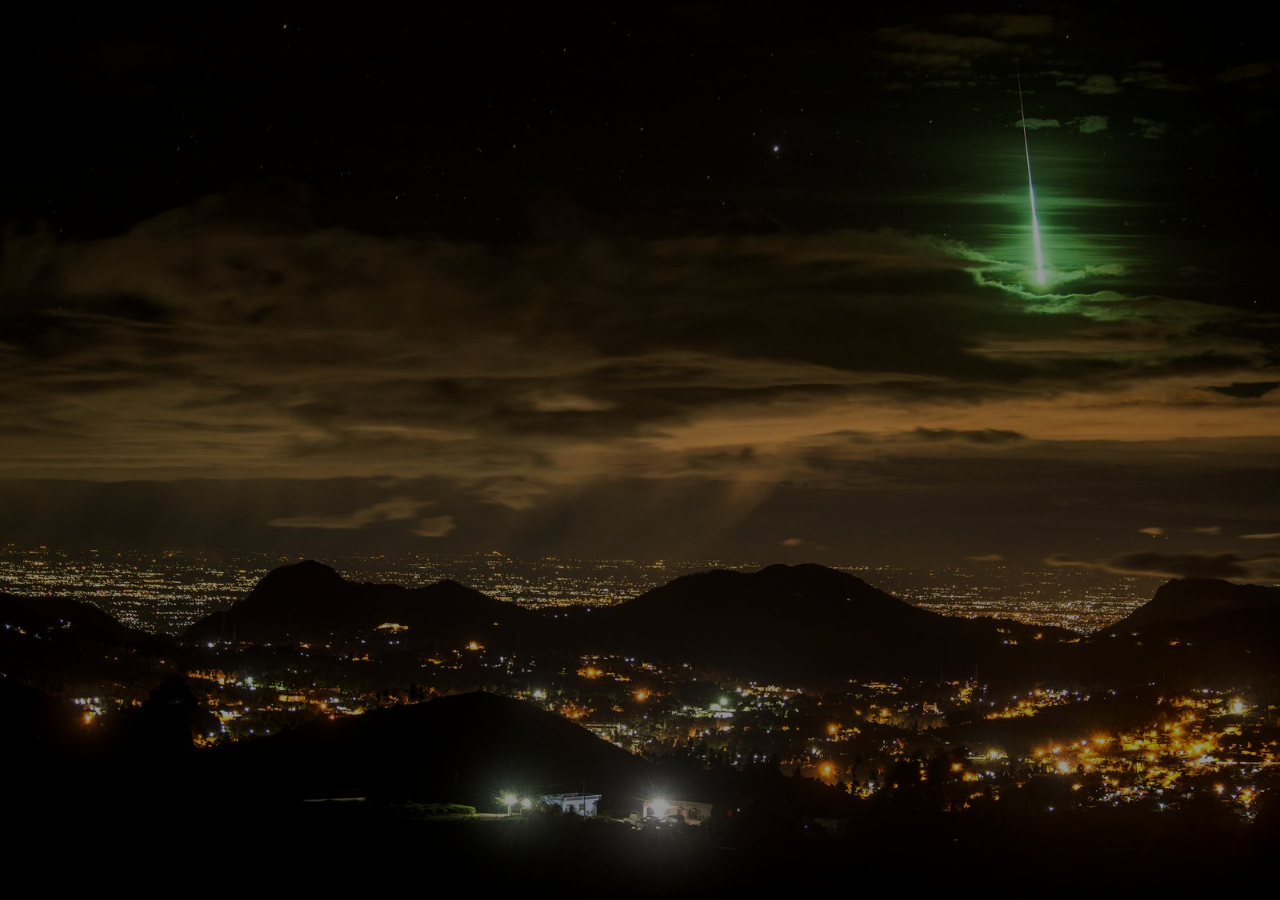
<file: animationTest.html>
<!DOCTYPE html>
<html>
	<head>
		<title> Nikhil </title>
		<meta name="Viewport" content="width=device-width initial-scale=1.0">
		<link href = "css/bootstrap.min.css" rel="stylesheet">
		<link href="css/custom.css" rel="stylesheet">
		<link href="css/animations.css" rel="stylesheet">
		<script src="http://ajax.googleapis.com/ajax/libs/jquery/1.11.2/jquery.min.js"></script>
		<script src="js/bootstrap.js"></script>
		<link href='https://fonts.googleapis.com/css?family=Kaushan+Script' rel='stylesheet' type='text/css'>
		<link href='https://fonts.googleapis.com/css?family=Merienda' rel='stylesheet' type='text/css'>
		<script src="js/typed.js"></script>
	</head>
	<style>
		#parent {
			height: 100vh;
			width: 100vw;
		}

		p {
			position: absolute;
			top: 50%;
			left: 50%;
			transform: translate(-50%, -50%);
		}
	</style>
	<body>
		<!--<div id="parent" class="animatedParent">
			<p>
				NIKHIL NAIR
			</p>
		</div>-->

		<style>
	    	div.background {
	    		height: 100vh;
	    		width: 100vw;
	    	}

			div.transbox {
				z-index: 1;
			    background-color: #000000;
			    position: absolute;
			    display: inline;
			    height: 100vh;
			    width: 100vw;
			    opacity: .4;
			}
	    </style>
	    <div class="background">
		  <div class="transbox"></div>
		  <img src="images/background_1.png" style="width: 100vw; height: 100vh; z-index: 10" />
		</div>

		<script>
		  	//var v = document.getElementById("text");

		</script>
	
	</body>
</html>
</file>
<file: css/custom.css>
body{
	/*height: 100%;*/
    position: relative; /* required */
}

.ytp-watermark.yt-uix-sessionlink {
    display:none;
}

.navbar {
	margin-bottom: 0;
}

.navbar-inverse {
	background: transparent;
    border: none;
    transition: all 0.25s ease;
}

.navbar.transparent.navbar-inverse .navbar-inner {
	/*height: 70px;*/
    height: auto;
}

.nav > li > a {
  border-bottom: 3px solid transparent;
}

/*
.nav > li > a:focus, .nav > li > a:hover, .nav.navbar-nav > li > a:hover,
.navbar-inverse .navbar-nav > .active > a,
.navbar-inverse .navbar-nav > .active > a:focus, .navbar-inverse .navbar-nav > .active > a:hover {
	border-bottom: 3px solid black;
	background: transparent;
    color: white;
}
*/
.nav.navbar-nav li a {
	font-family: 'Merienda', cursive;
	font-size: 2em;
}

.navbar-below-main {
	background: white;
}

.overlay { 
	display: inline-block;
	color:#fff;
	position:absolute;
	z-index:12;
	left:0;
	width:100%;
	text-align:center;
    top: 40%;
    animation-name: overlay-animation;
    animation-duration: 3s;
    animation-delay: 1s;
    animation-iteration-count: 1;
    animation-direction: normal;
    animation-fill-mode: forwards;
}

@keyframes overlay-animation {
    0% {top:40%;}
    80% {top:30%;}
    100% {top:30.5%;}
}
.overlay > h1 {
	/*display: inline-block;*/
	font-size: 8em;
    font-weight: 700;
	font-family: 'Kaushan Script', cursive;
	margin-right: 10px;
	white-space: nowrap;
  	overflow: hidden;
  	animation: type 4s steps(11, end);
}
/*
#animatedParent {
    margin-right: -100%;
    animation-name: navbar-animation;
    animation-duration: 2s;
    animation-delay: 5s;
    animation-iteration-count: 1;
    animation-direction: normal;
    animation-fill-mode: forwards;
}*/

@keyframes navbar-animation {
    0%{ margin-right: -100%;}
    100%{ margin-right: 0%;}
}

/* IMAGE ICONS FOR SOCIAL MEDIA (LINKEDIN/GITHUB) ARE HIDDEN ON LOAD */
.icons > a {
    padding: 5px;
}
.icons > a > img {
    display: none;
}

#socialMedia > a > img:hover {
    transform: scale(1.10);
}

/* TO THE TOP BUTTON */
#toTop{
	position: fixed;
	bottom: 10px;
	right: 10px;
	cursor: pointer;
	display: none;
}

/* MY IMAGE */
.circle-image{
    width:200px;
    height:200px;
    border-radius:50%;
    display:block;
    background-position-y:25% 
}

/* VIEW PDF */
    .iframe-container {    
    padding-bottom: 60%;
    padding-top: 30px; height: 0; overflow: hidden;
}
 
.iframe-container iframe,
.iframe-container object,
.iframe-container embed{
    position: absolute;
    top: 0;
    left: 0;
    width: 100%;
    height: 100%;
}

.modal.in .modal-dialog {
  transform: none; /*translate(0px, 0px);*/
}

#btnContactUs {
	width: 5em;
}

#btnContactUs:hover span {
	display: none;
}

#btnContactUs:hover:before {
	content: "Say Hi!";
}


/* PROJECTS */
.portfolio-box {
    display: block;
    position: relative;
    margin: 0 auto;
    max-width: 650px;
}

.portfolio-box .portfolio-box-caption {
    display: block;
    position: absolute;
    bottom: 0;
    width: 100%;
    height: 100%;
    text-align: center;
    color: #fff;
    opacity: 0;
    background: rgba(240,95,64,.9);
    -webkit-transition: all .35s;
    -moz-transition: all .35s;
    transition: all .35s;
}

.portfolio-box .portfolio-box-caption .portfolio-box-caption-content {
    position: absolute;
    top: 50%;
    width: 100%;
    text-align: center;
    transform: translateY(-50%);
}

.portfolio-box .portfolio-box-caption .portfolio-box-caption-content .project-category,
.portfolio-box .portfolio-box-caption .portfolio-box-caption-content .project-name {
    padding: 0 15px;
    font-family: 'Open Sans','Helvetica Neue',Arial,sans-serif;
}

.portfolio-box .portfolio-box-caption .portfolio-box-caption-content .project-category {
    text-transform: uppercase;
    font-size: 14px;
    font-weight: 600;
}

.portfolio-box .portfolio-box-caption .portfolio-box-caption-content .project-name {
    font-size: 18px;
}

.portfolio-box:hover .portfolio-box-caption {
    opacity: 1;
}

@media(min-width:768px) {
    .portfolio-box .portfolio-box-caption .portfolio-box-caption-content .project-category {
        font-size: 16px;
    }

    .portfolio-box .portfolio-box-caption .portfolio-box-caption-content .project-name {
        font-size: 22px;
    }
}

.carousel-control {
	opacity: .3;
	width: 10%;
}

.row {
	margin-left: 0;
	margin-right: 0;
}

/* BOOTSTRAP ADDS A SHADE OF BLACK FOR THE MODAL UPON HOVERING. NOPE */
.carousel-control.right {
    right: 0;
    left: auto;
    background-image: none;
}

.carousel-control.left {
    background-image: none
}


/* 
THE BELOW THREE CLASSES HAVE BEEN ADDED BECAUSE CLICKING ON THE PROJECT ICON 
LEADS TO A MODAL BEING OPEN. FOR INCREASED "RESPONSIVENESS," BOOTSTRAP ADDED
CLASSES THAT SHIFT THE NAVBAR AND THE CONTENT ON THE PAGE. THIS IS TO OFFSET 
THAT CHANGE.
REFERENCE:https://stackoverflow.com/questions/19960162/bootstrap-3-modal-fires-and-causes-page-to-shift-to-the-left-momentarily-brows;
*/
.modal-open[style] {
    padding-right: 0px !important;
}

/*.modal {
 overflow-y: auto;
}

.modal-open {
 overflow: auto;
}*/



/*.carousel.slide > .carousel-inner {
    border-radius: 2em;
}*/

/* SCALE FOR SMALLER SCREENS */
@media screen and (max-width: 800px) {
    .overlay > h1 {
        /*display: inline-block;*/
        font-size: 6em;
        font-weight: 700;
        font-family: 'Kaushan Script', cursive;
        margin-right: 10px;
        white-space: nowrap;
        overflow: hidden;
        animation: type 4s steps(11, end);
    }

    .modal {
        overflow-y: auto;
    }

    .modal-open {
        overflow: auto;
    }
}
</file>
<file: css/animations.css>
/*animations*/

/******************
* Bounce in right *
*******************/


.animated { 
    -webkit-animation-duration: 1s; 
    animation-duration: 1s; 
    -webkit-animation-fill-mode: both; 
    animation-fill-mode: both; 
} 
.slow{
     -webkit-animation-duration: 1.5s; 
    animation-duration: 1.5s; 
    -webkit-animation-fill-mode: both; 
    animation-fill-mode: both; 
}
.slower{
     -webkit-animation-duration: 2s; 
    animation-duration: 2s; 
    -webkit-animation-fill-mode: both; 
    animation-fill-mode: both; 
}
.slowest{
     -webkit-animation-duration: 3s; 
    animation-duration: 3s; 
    -webkit-animation-fill-mode: both; 
    animation-fill-mode: both; 
}

/* Added by Andy Meetan */
.delay-250 {
    -webkit-animation-delay:0.25s;
    -moz-animation-delay:0.25s;
    -o-animation-delay:0.25s;
    animation-delay:0.25s;
}
.delay-500 {
    -webkit-animation-delay:0.5s;
    -moz-animation-delay:0.5s;
    -o-animation-delay:0.5s;
    animation-delay:0.5s;
}
.delay-750 {
    -webkit-animation-delay:0.75s;
    -moz-animation-delay:0.75s;
    -o-animation-delay:0.75s;
    animation-delay:0.75s;
}
.delay-1000 {
    -webkit-animation-delay:1.0s;
    -moz-animation-delay:1.0s;
    -o-animation-delay:1.0s;
    animation-delay:1.0s;
}
.delay-1250 {
    -webkit-animation-delay:1.25s;
    -moz-animation-delay:1.25s;
    -o-animation-delay:1.25s;
    animation-delay:1.25s;
}
.delay-1500 {
    -webkit-animation-delay:1.5s;
    -moz-animation-delay:1.5s;
    -o-animation-delay:1.5s;
    animation-delay:1.5s;
}
.delay-1750 {
    -webkit-animation-delay:1.75s;
    -moz-animation-delay:1.75s;
    -o-animation-delay:1.75s;
    animation-delay:1.75s;
}
.delay-2000 {
    -webkit-animation-delay:2.0s;
    -moz-animation-delay:2.0s;
    -o-animation-delay:2.0s;
    animation-delay:2.0s;
}
.delay-2500 {
    -webkit-animation-delay:2.5s;
    -moz-animation-delay:2.5s;
    -o-animation-delay:2.5s;
    animation-delay:2.5s;
}
.delay-2000 {
    -webkit-animation-delay:2.0s;
    -moz-animation-delay:2.0s;
    -o-animation-delay:2.0s;
    animation-delay:2.0s;
}
.delay-2500 {
    -webkit-animation-delay:2.5s;
    -moz-animation-delay:2.5s;
    -o-animation-delay:2.5s;
    animation-delay:2.5s;
}
.delay-3000 {
    -webkit-animation-delay:3.0s;
    -moz-animation-delay:3.0s;
    -o-animation-delay:3.0s;
    animation-delay:3.0s;
}
.delay-3500 {
    -webkit-animation-delay:3.5s;
    -moz-animation-delay:3.5s;
    -o-animation-delay:3.5s;
    animation-delay:3.5s;
}

.bounceInRight, .bounceInLeft, .bounceInUp, .bounceInDown{
    opacity:0;
    -webkit-transform: translateX(400px); 
    transform: translateX(400px); 
}
.fadeInRight, .fadeInLeft, .fadeInUp, .fadeInDown{
    opacity:0;
    -webkit-transform: translateX(400px); 
    transform: translateX(400px); 
}

.flipInX, .flipInY, .rotateIn, .rotateInUpLeft, .rotateInUpRight, .rotateInDownLeft, .rotateDownUpRight, .rollIn{
    opacity:0;
}

.lightSpeedInRight, .lightSpeedInLeft{
    opacity:0;
    -webkit-transform: translateX(400px); 
    transform: translateX(400px); 
}

/***********
* bounceIn *
************/
@-webkit-keyframes bounceIn { 
    0% { 
        opacity: 0; 
        -webkit-transform: scale(.3); 
    } 

    50% { 
        opacity: 1; 
        -webkit-transform: scale(1.05); 
    } 

    70% { 
        -webkit-transform: scale(.9); 
    } 

    100% { 
         -webkit-transform: scale(1); 
    } 
} 

@keyframes bounceIn { 
    0% { 
        opacity: 0; 
        transform: scale(.3); 
    } 

    50% { 
        opacity: 1; 
        transform: scale(1.05); 
    } 

    70% { 
        transform: scale(.9); 
    } 

    100% { 
        transform: scale(1); 
    } 
} 

.bounceIn.go { 
    -webkit-animation-name: bounceIn; 
    animation-name: bounceIn; 
}

/****************
* bounceInRight *
****************/

@-webkit-keyframes bounceInRight { 
    0% { 
        opacity: 0; 
        
        -webkit-transform: translateX(400px); 
    } 
    60% { 
        
        -webkit-transform: translateX(-30px); 
    } 
    80% { 
        -webkit-transform: translateX(10px); 
    } 
    100% {
    opacity: 1;
     
        -webkit-transform: translateX(0); 
    } 
} 

@keyframes bounceInRight { 
    0% { 
        opacity: 0; 
        
        transform: translateX(400px); 
    } 
    60% { 
        
        transform: translateX(-30px); 
    } 
    80% { 
        transform: translateX(10px); 
    } 
    100% {
    opacity: 1;
     
        transform: translateX(0); 
    } 
} 


.bounceInRight.go { 
    -webkit-animation-name: bounceInRight; 
    animation-name: bounceInRight; 
}

/******************
* Bounce in left *
*******************/

@-webkit-keyframes bounceInLeft { 
    0% { 
        opacity: 0; 
        
        -webkit-transform: translateX(-400px); 
    } 
    60% { 
       
        -webkit-transform: translateX(30px); 
    } 
    80% { 
        -webkit-transform: translateX(-10px); 
    } 
    100% {
        opacity: 1;
         
        -webkit-transform: translateX(0); 
    } 
} 

@keyframes bounceInLeft { 
    0% { 
        opacity: 0; 
        
        transform: translateX(-400px); 
    } 
    60% { 
       
        transform: translateX(30px); 
    } 
    80% { 
        transform: translateX(-10px); 
    } 
    100% {
        opacity: 1;
         
        transform: translateX(0); 
    } 
} 

.bounceInLeft.go { 
    -webkit-animation-name: bounceInLeft; 
    animation-name: bounceInLeft; 
}

/******************
* Bounce in up *
*******************/

@-webkit-keyframes bounceInUp { 
    0% { 
        opacity: 0; 
        
        -webkit-transform: translateY(400px); 
    } 
    60% { 
       
        -webkit-transform: translateY(-30px); 
    } 
    80% { 
        -webkit-transform: translateY(10px); 
    } 
    100% {
        opacity: 1;
         
        -webkit-transform: translateY(0); 
    } 
} 

@keyframes bounceInUp { 
    0% { 
        opacity: 0; 
        
        transform: translateY(400px); 
    } 
    60% { 
       
        transform: translateY(-30px); 
    } 
    80% { 
        transform: translateY(10px); 
    } 
    100% {
        opacity: 1;
         
        transform: translateY(0); 
    } 
} 

.bounceInUp.go { 
    -webkit-animation-name: bounceInUp; 
    animation-name: bounceInUp; 
}


/******************
* Bounce in down *
*******************/

@-webkit-keyframes bounceInDown { 
    0% { 
        opacity: 0; 
        
        -webkit-transform: translateY(-400px); 
    } 
    60% { 
       
        -webkit-transform: translateY(30px); 
    } 
    80% { 
        -webkit-transform: translateY(-10px); 
    } 
    100% {
        opacity: 1;
         
        -webkit-transform: translateY(0); 
    } 
} 

@keyframes bounceInDown { 
    0% { 
        opacity: 0; 
        
        transform: translateY(-400px); 
    } 
    60% { 
       
        transform: translateY(30px); 
    } 
    80% { 
        transform: translateY(-10px); 
    } 
    100% {
        opacity: 1;
         
        transform: translateY(0); 
    } 
} 

.bounceInDown.go { 
    -webkit-animation-name: bounceInDown; 
    animation-name: bounceInDown; 
}


/**********
* Fade In *
**********/ 
@-webkit-keyframes fadeIn { 
    0% {opacity: 0;} 
    100% {opacity: 1;
        display:block;} 
} 
@keyframes fadeIn { 
    0% {opacity: 0;} 
    100% {opacity: 1;
        display:block;} 
}
.fadeIn{
    opacity:0;
}
.fadeIn.go { 
    -webkit-animation-name: fadeIn; 
    animation-name: fadeIn; 
}

/**********
* Grow in *
***********/

@-webkit-keyframes growIn { 
    0% { 
        -webkit-transform: scale(0.2); 
        opacity:0;
    } 
    50% { 
        -webkit-transform: scale(1.2); 
        
    } 
    100% { 
        -webkit-transform: scale(1); 
        opacity:1;
    } 
} 
@keyframes growIn { 
    0% { 
        transform: scale(0.2); 
        opacity:0;
    } 
    50% { 
        transform: scale(1.2); 
        
    } 
    100% { 
        transform: scale(1); 
        opacity:1;
    } 
} 
.growIn { 

    -webkit-transform: scale(0.2);
    transform: scale(0.2);
    opacity:0;
}
.growIn.go{
    -webkit-animation-name: growIn; 
    animation-name: growIn; 
}

/********
* Shake *
********/
@-webkit-keyframes shake { 
    0%, 100% {-webkit-transform: translateX(0);} 
    10%, 30%, 50%, 70%, 90% {-webkit-transform: translateX(-10px);} 
    20%, 40%, 60%, 80% {-webkit-transform: translateX(10px);} 
} 
@keyframes shake { 
    0%, 100% {transform: translateX(0);} 
    10%, 30%, 50%, 70%, 90% {transform: translateX(-10px);} 
    20%, 40%, 60%, 80% {transform: translateX(10px);} 
} 
.shake.go { 
    -webkit-animation-name: shake; 
    animation-name: shake; 
}

/********
* ShakeUp *
********/
@-webkit-keyframes shakeUp { 
    0%, 100% {-webkit-transform: translateX(0);} 
    10%, 30%, 50%, 70%, 90% {-webkit-transform: translateY(-10px);} 
    20%, 40%, 60%, 80% {-webkit-transform: translateY(10px);} 
} 
@keyframes shakeUp { 
    0%, 100% {transform: translateY(0);} 
    10%, 30%, 50%, 70%, 90% {transform: translateY(-10px);} 
    20%, 40%, 60%, 80% {transform: translateY(10px);} 
} 
.shakeUp.go { 
    -webkit-animation-name: shakeUp; 
    animation-name: shakeUp; 
}

/*************
* FadeInLeft *
*************/

@-webkit-keyframes fadeInLeft { 
    0% { 
        opacity: 0; 
        -webkit-transform: translateX(-400px); 
    } 
    50%{
       opacity: 0.3; 
    }
    100% { 
        opacity: 1; 
        -webkit-transform: translateX(0); 
    } 
} 
@keyframes fadeInLeft { 
    0% { 
        opacity: 0; 
        transform: translateX(-400px); 
    } 
    50%{
       opacity: 0.3; 
    }
    100% { 
        opacity: 1; 
        transform: translateX(0); 
    } 
} 
.fadeInLeft{ 
    opacity: 0; 
    -webkit-transform: translateX(-400px); 
    transform: translateX(-400px);
}
.fadeInLeft.go { 
    -webkit-animation-name: fadeInLeft; 
    animation-name: fadeInLeft; 
}


/*************
* FadeInRight *
*************/

@-webkit-keyframes fadeInRight { 
    0% { 
        opacity: 0; 
        -webkit-transform: translateX(400px); 
    } 
    50%{
       opacity: 0.3; 
    }
    100% { 
        opacity: 1; 
        -webkit-transform: translateX(0); 
    } 
} 
@keyframes fadeInRight { 
    0% { 
        opacity: 0; 
        transform: translateX(400px); 
    } 
    50%{
       opacity: 0.3; 
    }
    100% { 
        opacity: 1; 
        transform: translateX(0); 
    } 
} 
.fadeInRight{ 
    opacity: 0; 
    -webkit-transform: translateX(400px); 
    transform: translateX(400px);
}
.fadeInRight.go { 
    -webkit-animation-name: fadeInRight; 
    animation-name: fadeInRight; 
}

/*************
* FadeOut   *
*************/

@keyframes fadeOutRight { 
    0% { 
        opacity: 1; 
        transform: translateX(0); 
    } 
    50%{
       opacity: 0.3; 
    }
    100% { 
        opacity: 0; 
        transform: translateX(400px); 
    } 
} 
.fadeOutRight{ 
    opacity: 1; 
    -webkit-transform: translateX(0); 
    transform: translateX(0);
}
.fadeOutRight.go { 
    -webkit-animation-name: fadeOutRight; 
    animation-name: fadeOutRight; 
}

/*************
* FadeInUp *
*************/

@-webkit-keyframes fadeInUp { 
    0% { 
        opacity: 0; 
        -webkit-transform: translateY(400px); 
    } 
    50%{
       opacity: 0.3; 
    }
    100% { 
        opacity: 1; 
        -webkit-transform: translateY(0); 
    } 
} 
@keyframes fadeInUp { 
    0% { 
        opacity: 0; 
        transform: translateY(400px); 
    } 
    50%{
       opacity: 0.3; 
    }
    100% { 
        opacity: 1; 
        transform: translateY(0); 
    } 
} 
.fadeInUp{ 
    opacity: 0; 
    -webkit-transform: translateY(400px); 
    transform: translateY(400px);
}
.fadeInUp.go { 
    -webkit-animation-name: fadeInUp; 
    animation-name: fadeInUp; 
}

/*************
* FadeInDown *
*************/

@-webkit-keyframes fadeInDown { 
    0% { 
        opacity: 0; 
        -webkit-transform: translateY(-400px); 
    } 
    50%{
       opacity: 0.3; 
    }
    100% { 
        opacity: 1; 
        -webkit-transform: translateY(0); 
    } 
} 
@keyframes fadeInDown { 
    0% { 
        opacity: 0; 
        transform: translateY(-400px); 
    } 
    50%{
       opacity: 0.3; 
    }
    100% { 
        opacity: 1; 
        transform: translateY(0); 
    } 
} 
.fadeInDown{ 
    opacity: 0; 
    -webkit-transform: translateY(-400px); 
    transform: translateY(-400px);
}
.fadeInDown.go { 
    -webkit-animation-name: fadeInDown; 
    animation-name: fadeInDown; 
}

/*****************
* rotateIn *
*****************/
@-webkit-keyframes rotateIn { 
    0% { 
        -webkit-transform-origin: center center; 
        -webkit-transform: rotate(-200deg); 
        opacity: 0; 
    } 
    100% { 
        -webkit-transform-origin: center center; 
        -webkit-transform: rotate(0); 
        opacity: 1; 
    } 
} 
@keyframes rotateIn { 
    0% { 
        transform-origin: center center; 
        transform: rotate(-200deg); 
        opacity: 0; 
    } 
    100% { 
        transform-origin: center center; 
        transform: rotate(0); 
        opacity: 1; 
    } 
} 
.rotateIn.go { 
    -webkit-animation-name: rotateIn; 
    animation-name: rotateIn; 
}

/*****************
* rotateInUpLeft *
*****************/

@-webkit-keyframes rotateInUpLeft { 
    0% { 
        -webkit-transform-origin: left bottom; 
        -webkit-transform: rotate(90deg); 
        opacity: 0; 
    } 
    100% { 
        -webkit-transform-origin: left bottom; 
        -webkit-transform: rotate(0); 
        opacity: 1; 
    } 
} 
@keyframes rotateInUpLeft { 
    0% { 
        transform-origin: left bottom; 
        transform: rotate(90deg); 
        opacity: 0; 
    } 
    100% { 
        transform-origin: left bottom; 
        transform: rotate(0); 
        opacity: 1; 
    } 
} 
.rotateInUpLeft.go { 
    -webkit-animation-name: rotateInUpLeft; 
    animation-name: rotateInUpLeft; 
}

/*******************
* rotateInDownLeft *
*******************/
@-webkit-keyframes rotateInDownLeft { 
    0% { 
        -webkit-transform-origin: left bottom; 
        -webkit-transform: rotate(-90deg); 
        opacity: 0; 
    } 
    100% { 
        -webkit-transform-origin: left bottom; 
        -webkit-transform: rotate(0); 
        opacity: 1; 
    } 
} 
@keyframes rotateInDownLeft { 
    0% { 
        transform-origin: left bottom; 
        transform: rotate(-90deg); 
        opacity: 0; 
    } 
    100% { 
        transform-origin: left bottom; 
        transform: rotate(0); 
        opacity: 1; 
    } 
} 
.rotateInDownLeft.go { 
    -webkit-animation-name: rotateInDownLeft; 
    animation-name: rotateInDownLeft; 
}

/******************
* rotateInUpRight *
*******************/

@-webkit-keyframes rotateInUpRight { 
    0% { 
        -webkit-transform-origin: right bottom; 
        -webkit-transform: rotate(-90deg); 
        opacity: 0; 
    } 
    100% { 
        -webkit-transform-origin: right bottom; 
        -webkit-transform: rotate(0); 
        opacity: 1; 
    } 
} 
@keyframes rotateInUpRight { 
    0% { 
        transform-origin: right bottom; 
        transform: rotate(-90deg); 
        opacity: 0; 
    } 
    100% { 
        transform-origin: right bottom; 
        transform: rotate(0); 
        opacity: 1; 
    } 
} 
.rotateInUpRight.go { 
    -webkit-animation-name: rotateInUpRight; 
    animation-name: rotateInUpRight; 
}

/********************
* rotateInDownRight *
********************/

@-webkit-keyframes rotateInDownRight { 
    0% { 
        -webkit-transform-origin: right bottom; 
        -webkit-transform: rotate(90deg); 
        opacity: 0; 
    } 
    100% { 
        -webkit-transform-origin: right bottom; 
        -webkit-transform: rotate(0); 
        opacity: 1; 
    } 
} 
@keyframes rotateInDownRight { 
    0% { 
        transform-origin: right bottom; 
        transform: rotate(90deg); 
        opacity: 0; 
    } 
    100% { 
        transform-origin: right bottom; 
        transform: rotate(0); 
        opacity: 1; 
    } 
} 
.rotateInDownRight.go { 
    -webkit-animation-name: rotateInDownRight; 
    animation-name: rotateInDownRight; 
}

/*********
* rollIn *
**********/

@-webkit-keyframes rollIn { 
    0% { opacity: 0; -webkit-transform: translateX(-100%) rotate(-120deg); } 
    100% { opacity: 1; -webkit-transform: translateX(0px) rotate(0deg); } 
} 
@keyframes rollIn { 
    0% { opacity: 0; transform: translateX(-100%) rotate(-120deg); } 
    100% { opacity: 1; transform: translateX(0px) rotate(0deg); } 
} 
.rollIn.go { 
    -webkit-animation-name: rollIn; 
    animation-name: rollIn; 
}

/*********
* wiggle *
**********/

@-webkit-keyframes wiggle { 
    0% { -webkit-transform: skewX(9deg); } 
    10% { -webkit-transform: skewX(-8deg); } 
    20% { -webkit-transform: skewX(7deg); } 
    30% { -webkit-transform: skewX(-6deg); } 
    40% { -webkit-transform: skewX(5deg); } 
    50% { -webkit-transform: skewX(-4deg); } 
    60% { -webkit-transform: skewX(3deg); } 
    70% { -webkit-transform: skewX(-2deg); } 
    80% { -webkit-transform: skewX(1deg); } 
    90% { -webkit-transform: skewX(0deg); } 
    100% { -webkit-transform: skewX(0deg); } 
} 
@keyframes wiggle { 
    0% { transform: skewX(9deg); } 
    10% { transform: skewX(-8deg); } 
    20% { transform: skewX(7deg); } 
    30% { transform: skewX(-6deg); } 
    40% { transform: skewX(5deg); } 
    50% { transform: skewX(-4deg); } 
    60% { transform: skewX(3deg); } 
    70% { transform: skewX(-2deg); } 
    80% { transform: skewX(1deg); } 
    90% { transform: skewX(0deg); } 
    100% { transform: skewX(0deg); } 
} 
.wiggle.go { 
    -webkit-animation-name: wiggle; 
    animation-name: wiggle; 
    -webkit-animation-timing-function: ease-in; 
    animation-timing-function: ease-in; 
} 

/********
* swing *
*********/

@-webkit-keyframes swing { 
    20%, 40%, 60%, 80%, 100% { -webkit-transform-origin: top center; } 
    20% { -webkit-transform: rotate(15deg); } 
    40% { -webkit-transform: rotate(-10deg); } 
    60% { -webkit-transform: rotate(5deg); } 
    80% { -webkit-transform: rotate(-5deg); } 
    100% { -webkit-transform: rotate(0deg); } 
} 
@keyframes swing { 
    20% { transform: rotate(15deg); } 
    40% { transform: rotate(-10deg); } 
    60% { transform: rotate(5deg); } 
    80% { transform: rotate(-5deg); } 
    100% { transform: rotate(0deg); } 
} 
.swing.go { 
    -webkit-transform-origin: top center; 
    transform-origin: top center; 
    -webkit-animation-name: swing; 
    animation-name: swing; 
}

/*******
* tada *
********/

@-webkit-keyframes tada { 
    0% {-webkit-transform: scale(1);} 
    10%, 20% {-webkit-transform: scale(0.9) rotate(-3deg);} 
    30%, 50%, 70%, 90% {-webkit-transform: scale(1.1) rotate(3deg);} 
    40%, 60%, 80% {-webkit-transform: scale(1.1) rotate(-3deg);} 
    100% {-webkit-transform: scale(1) rotate(0);} 
} 
@keyframes tada { 
    0% {transform: scale(1);} 
    10%, 20% {transform: scale(0.9) rotate(-3deg);} 
    30%, 50%, 70%, 90% {transform: scale(1.1) rotate(3deg);} 
    40%, 60%, 80% {transform: scale(1.1) rotate(-3deg);} 
    100% {transform: scale(1) rotate(0);} 
} 
.tada.go { 
    -webkit-animation-name: tada; 
    animation-name: tada; 
}

/*********
* wobble *
**********/

@-webkit-keyframes wobble { 
  0% { -webkit-transform: translateX(0%); } 
  15% { -webkit-transform: translateX(-25%) rotate(-5deg); } 
  30% { -webkit-transform: translateX(20%) rotate(3deg); } 
  45% { -webkit-transform: translateX(-15%) rotate(-3deg); } 
  60% { -webkit-transform: translateX(10%) rotate(2deg); } 
  75% { -webkit-transform: translateX(-5%) rotate(-1deg); } 
  100% { -webkit-transform: translateX(0%); } 
} 
@keyframes wobble { 
  0% { transform: translateX(0%); } 
  15% { transform: translateX(-25%) rotate(-5deg); } 
  30% { transform: translateX(20%) rotate(3deg); } 
  45% { transform: translateX(-15%) rotate(-3deg); } 
  60% { transform: translateX(10%) rotate(2deg); } 
  75% { transform: translateX(-5%) rotate(-1deg); } 
  100% { transform: translateX(0%); } 
} 
.wobble.go { 
    -webkit-animation-name: wobble; 
    animation-name: wobble; 
}

/********
* pulse *
*********/

@-webkit-keyframes pulse { 
    0% { -webkit-transform: scale(1); } 
    50% { -webkit-transform: scale(1.1); } 
    100% { -webkit-transform: scale(1); } 
} 
@keyframes pulse { 
    0% { transform: scale(1); } 
    50% { transform: scale(1.1); } 
    100% { transform: scale(1); } 
} 
.pulse.go { 
    -webkit-animation-name: pulse; 
    animation-name: pulse; 
}

/***************
* lightSpeedInRight *
****************/
@-webkit-keyframes lightSpeedInRight { 
   0% { -webkit-transform: translateX(100%) skewX(-30deg); opacity: 0; } 
    60% { -webkit-transform: translateX(-20%) skewX(30deg); opacity: 1; } 
    80% { -webkit-transform: translateX(0%) skewX(-15deg); opacity: 1; } 
    100% { -webkit-transform: translateX(0%) skewX(0deg); opacity: 1; } 
} 
@keyframes lightSpeedInRight { 
    0% { transform: translateX(100%) skewX(-30deg); opacity: 0; } 
    60% { transform: translateX(-20%) skewX(30deg); opacity: 1; } 
    80% { transform: translateX(0%) skewX(-15deg); opacity: 1; } 
    100% { transform: translateX(0%) skewX(0deg); opacity: 1; } 
} 
.lightSpeedInRight.go { 
    -webkit-animation-name: lightSpeedInRight; 
    animation-name: lightSpeedInRight; 
    -webkit-animation-timing-function: ease-out; 
    animation-timing-function: ease-out; 
} 

/***************
* lightSpeedInLeft *
****************/
@-webkit-keyframes lightSpeedInLeft { 
   0% { -webkit-transform: translateX(-100%) skewX(30deg); opacity: 0; } 
    60% { -webkit-transform: translateX(20%) skewX(-30deg); opacity: 1; } 
    80% { -webkit-transform: translateX(0%) skewX(15deg); opacity: 1; } 
    100% { -webkit-transform: translateX(0%) skewX(0deg); opacity: 1; } 
} 
@keyframes lightSpeedInLeft { 
    0% { transform: translateX(-100%) skewX(30deg); opacity: 0; } 
    60% { transform: translateX(20%) skewX(-30deg); opacity: 1; } 
    80% { transform: translateX(0%) skewX(15deg); opacity: 1; } 
    100% { transform: translateX(0%) skewX(0deg); opacity: 1; } 
} 
.lightSpeedInLeft.go { 
    -webkit-animation-name: lightSpeedInLeft; 
    animation-name: lightSpeedInLeft; 
    -webkit-animation-timing-function: ease-out; 
    animation-timing-function: ease-out; 
} 


/*******
* Flip *
*******/
@-webkit-keyframes flip { 
    0% { 
        -webkit-transform: perspective(400px) rotateY(0); 
        -webkit-animation-timing-function: ease-out; 
    } 
    40% { 
        -webkit-transform: perspective(400px) translateZ(150px) rotateY(170deg); 
        -webkit-animation-timing-function: ease-out; 
    } 
    50% { 
        -webkit-transform: perspective(400px) translateZ(150px) rotateY(190deg) scale(1); 
        -webkit-animation-timing-function: ease-in; 
    } 
    80% { 
        -webkit-transform: perspective(400px) rotateY(360deg) scale(.95); 
        -webkit-animation-timing-function: ease-in; 
    } 
    100% { 
        -webkit-transform: perspective(400px) scale(1); 
        -webkit-animation-timing-function: ease-in; 
    } 
}
@keyframes flip { 
    0% { 
        transform: perspective(400px) rotateY(0); 
        animation-timing-function: ease-out; 
    } 
    40% { 
        transform: perspective(400px) translateZ(150px) rotateY(170deg); 
        animation-timing-function: ease-out; 
    } 
    50% { 
        transform: perspective(400px) translateZ(150px) rotateY(190deg) scale(1); 
        animation-timing-function: ease-in; 
    } 
    80% { 
        transform: perspective(400px) rotateY(360deg) scale(.95); 
        animation-timing-function: ease-in; 
    } 
    100% { 
        transform: perspective(400px) scale(1); 
        animation-timing-function: ease-in; 
    } 
} 
.flip.go { 
    -webkit-backface-visibility: visible !important; 
    -webkit-animation-name: flip; 
    backface-visibility: visible !important; 
    animation-name: flip; 
}

/**********
* flipInX *
**********/
@-webkit-keyframes flipInX { 
    0% { 
        -webkit-transform: perspective(400px) rotateX(90deg); 
        opacity: 0; 
    } 
    40% { 
        -webkit-transform: perspective(400px) rotateX(-10deg); 
    } 
    70% { 
        -webkit-transform: perspective(400px) rotateX(10deg); 
    } 
    100% { 
        -webkit-transform: perspective(400px) rotateX(0deg); 
        opacity: 1; 
    } 
} 
@keyframes flipInX { 
    0% { 
        transform: perspective(400px) rotateX(90deg); 
        opacity: 0; 
    } 
    40% { 
        transform: perspective(400px) rotateX(-10deg); 
    } 
    70% { 
        transform: perspective(400px) rotateX(10deg); 
    } 
    100% { 
        transform: perspective(400px) rotateX(0deg); 
        opacity: 1; 
    } 
} 
.flipInX.go { 
    -webkit-backface-visibility: visible !important; 
    -webkit-animation-name: flipInX; 
    backface-visibility: visible !important; 
    animation-name: flipInX; 
}

/**********
* flipInY *
**********/

@-webkit-keyframes flipInY { 
    0% { 
        -webkit-transform: perspective(400px) rotateY(90deg); 
        opacity: 0; 
    } 
    40% { 
        -webkit-transform: perspective(400px) rotateY(-10deg); 
    } 
    70% { 
        -webkit-transform: perspective(400px) rotateY(10deg); 
    } 
    100% { 
        -webkit-transform: perspective(400px) rotateY(0deg); 
        opacity: 1; 
    } 
} 
@keyframes flipInY { 
    0% { 
        transform: perspective(400px) rotateY(90deg); 
        opacity: 0; 
    } 
    40% { 
        transform: perspective(400px) rotateY(-10deg); 
    } 
    70% { 
        transform: perspective(400px) rotateY(10deg); 
    } 
    100% { 
        transform: perspective(400px) rotateY(0deg); 
        opacity: 1; 
    } 
} 
.flipInY.go { 
    -webkit-backface-visibility: visible !important; 
    -webkit-animation-name: flipInY; 
    backface-visibility: visible !important; 
    animation-name: flipInY; 
}

/*****************
* Out animations *
*****************/


/************
* bounceOut *
*************/
@-webkit-keyframes bounceOut { 
    0% { 
        -webkit-transform: scale(1); 
    } 
    25% { 
        -webkit-transform: scale(.95); 
    } 
    50% { 
        opacity: 1; 
        -webkit-transform: scale(1.1); 
    } 
    100% { 
        opacity: 0; 
        -webkit-transform: scale(.3); 
    } 
} 
@keyframes bounceOut { 
    0% { 
        transform: scale(1); 
    } 
    25% { 
        transform: scale(.95); 
    } 
    50% { 
        opacity: 1; 
        transform: scale(1.1); 
    } 
    100% { 
        opacity: 0; 
        transform: scale(.3); 
    } 
} 
.bounceOut.goAway { 
    -webkit-animation-name: bounceOut; 
    animation-name: bounceOut; 
}

/************
* bounceOutUp *
*************/
@-webkit-keyframes bounceOutUp { 
    0% { 
        -webkit-transform: translateY(0); 
    } 
    20% { 
        opacity: 1; 
        -webkit-transform: translateY(20px); 
    } 
    100% { 
        opacity: 0; 
        -webkit-transform: translateY(-2000px); 
    } 
} 
@keyframes bounceOutUp { 
    0% { 
        transform: translateY(0); 
    } 
    20% { 
        opacity: 1; 
        transform: translateY(20px); 
    } 
    100% { 
        opacity: 0; 
        transform: translateY(-2000px); 
    } 
} 
.bounceOutUp.goAway { 
    -webkit-animation-name: bounceOutUp; 
    animation-name: bounceOutUp; 
}

/************
* bounceOutDown *
*************/
@-webkit-keyframes bounceOutDown { 
    0% { 
        -webkit-transform: translateY(0); 
    } 
    20% { 
        opacity: 1; 
        -webkit-transform: translateY(-20px); 
    } 
    100% { 
        opacity: 0; 
        -webkit-transform: translateY(2000px); 
    } 
} 
@keyframes bounceOutDown { 
    0% { 
        transform: translateY(0); 
    } 
    20% { 
        opacity: 1; 
        transform: translateY(-20px); 
    } 
    100% { 
        opacity: 0; 
        transform: translateY(2000px); 
    } 
} 
.bounceOutDown.goAway { 
    -webkit-animation-name: bounceOutDown; 
    animation-name: bounceOutDown; 
}


/************
* bounceOutLeft *
*************/
@-webkit-keyframes bounceOutLeft { 
    0% { 
        -webkit-transform: translateX(0); 
    } 
    20% { 
        opacity: 1; 
        -webkit-transform: translateX(20px); 
    } 
    100% { 
        opacity: 0; 
        -webkit-transform: translateX(-2000px); 
    } 
} 
@keyframes bounceOutLeft { 
    0% { 
        transform: translateX(0); 
    } 
    20% { 
        opacity: 1; 
        transform: translateX(20px); 
    } 
    100% { 
        opacity: 0; 
        transform: translateX(-2000px); 
    } 
} 
.bounceOutLeft.goAway { 
    -webkit-animation-name: bounceOutLeft; 
    animation-name: bounceOutLeft; 
}

/************
* bounceOutRight *
*************/
@-webkit-keyframes bounceOutRight { 
    0% { 
        -webkit-transform: translateX(0); 
    } 
    20% { 
        opacity: 1; 
        -webkit-transform: translateX(-20px); 
    } 
    100% { 
        opacity: 0; 
        -webkit-transform: translateX(2000px); 
    } 
} 
@keyframes bounceOutRight { 
    0% { 
        transform: translateX(0); 
    } 
    20% { 
        opacity: 1; 
        transform: translateX(-20px); 
    } 
    100% { 
        opacity: 0; 
        transform: translateX(2000px); 
    } 
} 
.bounceOutRight.goAway { 
    -webkit-animation-name: bounceOutRight; 
    animation-name: bounceOutRight; 
}

/************
* fadeOut *
*************/
@-webkit-keyframes fadeOut { 
    0% {opacity: 1;} 
    100% {opacity: 0;} 
} 
@keyframes fadeOut { 
    0% {opacity: 1;} 
    100% {opacity: 0;} 
} 
.fadeOut.goAway { 
    -webkit-animation-name: fadeOut; 
    animation-name: fadeOut; 
}

/************
* fadeOutUp *
*************/
@-webkit-keyframes fadeOutUp { 
    0% { 
        opacity: 1; 
        -webkit-transform: translateY(0); 
    } 
    100% { 
        opacity: 0; 
        -webkit-transform: translateY(-2000px); 
    } 
} 
@keyframes fadeOutUp { 
    0% { 
        opacity: 1; 
        transform: translateY(0); 
    } 
    100% { 
        opacity: 0; 
        transform: translateY(-2000px); 
    } 
} 
.fadeOutUp.goAway { 
    -webkit-animation-name: fadeOutUp; 
    animation-name: fadeOutUp; 
}

/************
* fadeOutDown *
*************/
@-webkit-keyframes fadeOutDown { 
    0% { 
        opacity: 1; 
        -webkit-transform: translateY(0); 
    } 
    100% { 
        opacity: 0; 
        -webkit-transform: translateY(2000px); 
    } 
} 
@keyframes fadeOutDown { 
    0% { 
        opacity: 1; 
        transform: translateY(0); 
    } 
    100% { 
        opacity: 0; 
        transform: translateY(2000px); 
    } 
} 
.fadeOutDown.goAway { 
    -webkit-animation-name: fadeOutDown; 
    animation-name: fadeOutDown; 
}

/************
* fadeOutLeft *
*************/
@-webkit-keyframes fadeOutLeft { 
    0% { 
        opacity: 1; 
        -webkit-transform: translateX(0); 
    } 
    100% { 
        opacity: 0; 
        -webkit-transform: translateX(-2000px); 
    } 
} 
@keyframes fadeOutLeft { 
    0% { 
        opacity: 1; 
        transform: translateX(0); 
    } 
    100% { 
        opacity: 0; 
        transform: translateX(-2000px); 
    } 
} 
.fadeOutLeft.goAway { 
    -webkit-animation-name: fadeOutLeft; 
    animation-name: fadeOutLeft; 
}

/************
* fadeOutRight *
*************/
@-webkit-keyframes fadeOutRight { 
    0% { 
        opacity: 1; 
        -webkit-transform: translateX(0); 
    } 
    100% { 
        opacity: 0; 
        -webkit-transform: translateX(2000px); 
    } 
} 
@keyframes fadeOutRight { 
    0% { 
        opacity: 1; 
        transform: translateX(0); 
    } 
    100% { 
        opacity: 0; 
        transform: translateX(2000px); 
    } 
} 
.fadeOutRight.goAway { 
    -webkit-animation-name: fadeOutRight; 
    animation-name: fadeOutRight; 
}
/************
* flipOutX *
*************/
@-webkit-keyframes flipOutX { 
    0% { 
        -webkit-transform: perspective(400px) rotateX(0deg); 
        opacity: 1; 
    } 
    100% { 
        -webkit-transform: perspective(400px) rotateX(90deg); 
        opacity: 0; 
    } 
} 
@keyframes flipOutX { 
    0% { 
        transform: perspective(400px) rotateX(0deg); 
        opacity: 1; 
    } 
    100% { 
        transform: perspective(400px) rotateX(90deg); 
        opacity: 0; 
    } 
} 
.flipOutX.goAway { 
    -webkit-animation-name: flipOutX; 
    -webkit-backface-visibility: visible !important; 
    animation-name: flipOutX; 
    backface-visibility: visible !important; 
}

/************
* flipOutY *
*************/
@-webkit-keyframes flipOutY { 
    0% { 
        -webkit-transform: perspective(400px) rotateY(0deg); 
        opacity: 1; 
    } 
    100% { 
        -webkit-transform: perspective(400px) rotateY(90deg); 
        opacity: 0; 
    } 
} 
@keyframes flipOutY { 
    0% { 
        transform: perspective(400px) rotateY(0deg); 
        opacity: 1; 
    } 
    100% { 
        transform: perspective(400px) rotateY(90deg); 
        opacity: 0; 
    } 
} 
.flipOutY { 
    -webkit-backface-visibility: visible !important; 
    -webkit-animation-name: flipOutY; 
    backface-visibility: visible !important; 
    animation-name: flipOutY; 
}

/************
* lightSpeedOutRight *
*************/
@-webkit-keyframes lightSpeedOutRight { 
    0% { -webkit-transform: translateX(0%) skewX(0deg); opacity: 1; } 
    100% { -webkit-transform: translateX(100%) skewX(-30deg); opacity: 0; } 
} 
@keyframes lightSpeedOutRight { 
    0% { transform: translateX(0%) skewX(0deg); opacity: 1; } 
    100% { transform: translateX(100%) skewX(-30deg); opacity: 0; } 
} 
.lightSpeedOutRight.goAway { 
    -webkit-animation-name: lightSpeedOutRight; 
    animation-name: lightSpeedOutRight; 
    -webkit-animation-timing-function: ease-in; 
    animation-timing-function: ease-in; 
} 


/************
* lightSpeedOutLeft *
*************/
@-webkit-keyframes lightSpeedOutLeft { 
    0% { -webkit-transform: translateX(0%) skewX(0deg); opacity: 1; } 
    100% { -webkit-transform: translateX(-100%) skewX(30deg); opacity: 0; } 
} 
@keyframes lightSpeedOutLeft { 
    0% { transform: translateX(0%) skewX(0deg); opacity: 1; } 
    100% { transform: translateX(-100%) skewX(30deg); opacity: 0; } 
} 
.lightSpeedOutLeft.goAway { 
    -webkit-animation-name: lightSpeedOutLeft; 
    animation-name: lightSpeedOutLeft; 
    -webkit-animation-timing-function: ease-in; 
    animation-timing-function: ease-in; 

} 

/************
* rotateOut *
*************/
@-webkit-keyframes rotateOut { 
    0% { 
        -webkit-transform-origin: center center; 
        -webkit-transform: rotate(0); 
        opacity: 1; 
    } 
    100% { 
        -webkit-transform-origin: center center; 
        -webkit-transform: rotate(200deg); 
        opacity: 0; 
    } 
} 
@keyframes rotateOut { 
    0% { 
        transform-origin: center center; 
        transform: rotate(0); 
        opacity: 1; 
    } 
    100% { 
        transform-origin: center center; 
        transform: rotate(200deg); 
        opacity: 0; 
    } 
} 
.rotateOut.goAway { 
    -webkit-animation-name: rotateOut; 
    animation-name: rotateOut; 
}


/************
* rotateOutUpLeft *
*************/
@-webkit-keyframes rotateOutUpLeft { 
    0% { 
        -webkit-transform-origin: left bottom; 
        -webkit-transform: rotate(0); 
        opacity: 1; 
    } 
    100% { 
        -webkit-transform-origin: left bottom; 
        -webkit-transform: rotate(-90deg); 
        opacity: 0; 
    } 
} 
@keyframes rotateOutUpLeft { 
    0% { 
        transform-origin: left bottom; 
        transform: rotate(0); 
        opacity: 1; 
    } 
    100% { 
        -transform-origin: left bottom; 
        -transform: rotate(-90deg); 
        opacity: 0; 
    } 
} 
.rotateOutUpLeft.goAway { 
    -webkit-animation-name: rotateOutUpLeft; 
    animation-name: rotateOutUpLeft; 
}

/************
* rotateOutDownLeft *
*************/

@-webkit-keyframes rotateOutDownLeft { 
    0% { 
        -webkit-transform-origin: left bottom; 
        -webkit-transform: rotate(0); 
        opacity: 1; 
    } 
    100% { 
        -webkit-transform-origin: left bottom; 
        -webkit-transform: rotate(90deg); 
        opacity: 0; 
    } 
} 
@keyframes rotateOutDownLeft { 
    0% { 
        transform-origin: left bottom; 
        transform: rotate(0); 
        opacity: 1; 
    } 
    100% { 
        transform-origin: left bottom; 
        transform: rotate(90deg); 
        opacity: 0; 
    } 
} 
.rotateOutDownLeft.goAway { 
    -webkit-animation-name: rotateOutDownLeft; 
    animation-name: rotateOutDownLeft; 
}
/************
* rotateOutUpRight *
*************/

@-webkit-keyframes rotateOutUpRight { 
    0% { 
        -webkit-transform-origin: right bottom; 
        -webkit-transform: rotate(0); 
        opacity: 1; 
    } 
    100% { 
        -webkit-transform-origin: right bottom; 
        -webkit-transform: rotate(90deg); 
        opacity: 0; 
    } 
} 
@keyframes rotateOutUpRight { 
    0% { 
        transform-origin: right bottom; 
        transform: rotate(0); 
        opacity: 1; 
    } 
    100% { 
        transform-origin: right bottom; 
        transform: rotate(90deg); 
        opacity: 0; 
    } 
} 
.rotateOutUpRight.goAway { 
    -webkit-animation-name: rotateOutUpRight; 
    animation-name: rotateOutUpRight; 
}

/************
* rollOut *
*************/
@-webkit-keyframes rollOut { 
    0% { 
        opacity: 1; 
        -webkit-transform: translateX(0px) rotate(0deg); 
    } 
    100% { 
        opacity: 0; 
        -webkit-transform: translateX(100%) rotate(120deg); 
    } 
} 
@keyframes rollOut { 
    0% { 
        opacity: 1; 
        transform: translateX(0px) rotate(0deg); 
    } 
    100% { 
        opacity: 0; 
        transform: translateX(100%) rotate(120deg); 
    } 
} 
.rollOut.goAway { 
    -webkit-animation-name: rollOut; 
    animation-name: rollOut; 
}
/*****************
* Short Animations
*******************/

/*********************
* fadeInUpShort
*********************/
@-webkit-keyframes fadeInUpShort { 
    0% { 
        opacity: 0; 
        -webkit-transform: translateY(20px); 
    } 
    100% { 
        opacity: 1; 
        -webkit-transform: translateY(0); 
    } 
} 

@keyframes fadeInUpShort { 
    0% { 
        opacity: 0; 
        transform: translateY(20px); 
    } 
    100% { 
        opacity: 1; 
        transform: translateY(0); 
    } 
} 
.fadeInUpShort{
    opacity: 0; 
    -webkit-transform: translateY(20px); 
    transform: translateY(20px); 
}
.fadeInUpShort.go { 
    -webkit-animation-name: fadeInUpShort; 
    animation-name: fadeInUpShort; 
}

/*********************
* fadeInDownShort
*********************/
@-webkit-keyframes fadeInDownShort { 
    0% { 
        opacity: 0; 
        -webkit-transform: translateY(-20px); 
    } 
    100% { 
        opacity: 1; 
        -webkit-transform: translateY(0); 
    } 
} 

@keyframes fadeInDownShort { 
    0% { 
        opacity: 0; 
        transform: translateY(-20px); 
    } 
    100% { 
        opacity: 1; 
        transform: translateY(0); 
    } 
} 
.fadeInDownShort{
    opacity: 0; 
    -webkit-transform: translateY(-20px); 
    transform: translateY(-20px); 
}
.fadeInDownShort.go { 
    -webkit-animation-name: fadeInDownShort; 
    animation-name: fadeInDownShort; 
}

/*********************
* fadeInRightShort 
*********************/
@-webkit-keyframes fadeInRightShort { 
    0% { 
        opacity: 0; 
        -webkit-transform: translateX(20px); 
    } 
    100% { 
        opacity: 1; 
        -webkit-transform: translateX(0); 
    } 
} 
@keyframes fadeInRightShort { 
    0% { 
        opacity: 0; 
        transform: translateX(20px); 
    } 
    100% { 
        opacity: 1; 
        transform: translateX(0); 
    } 
} 
.fadeInRightShort { 
    opacity: 0; 
    -webkit-transform: translateX(20px);  
    transform: translateX(20px); 
}
.fadeInRightShort.go { 
    -webkit-animation-name: fadeInRightShort; 
    animation-name: fadeInRightShort; 
}

/*********************
* fadeInLeftShort 
*********************/
@-webkit-keyframes fadeInLeftShort { 
    0% { 
        opacity: 0; 
        -webkit-transform: translateX(-20px); 
    } 
    100% { 
        opacity: 1; 
        -webkit-transform: translateX(0); 
    } 
} 
@keyframes fadeInLeftShort { 
    0% { 
        opacity: 0; 
        transform: translateX(-20px); 
    } 
    100% { 
        opacity: 1; 
        transform: translateX(0); 
    } 
} 
.fadeInLeftShort { 
    opacity: 0; 
    -webkit-transform: translateX(-20px);  
    transform: translateX(-20px); 
}
.fadeInLeftShort.go { 
    -webkit-animation-name: fadeInLeftShort; 
    animation-name: fadeInLeftShort; 
}
</file>
